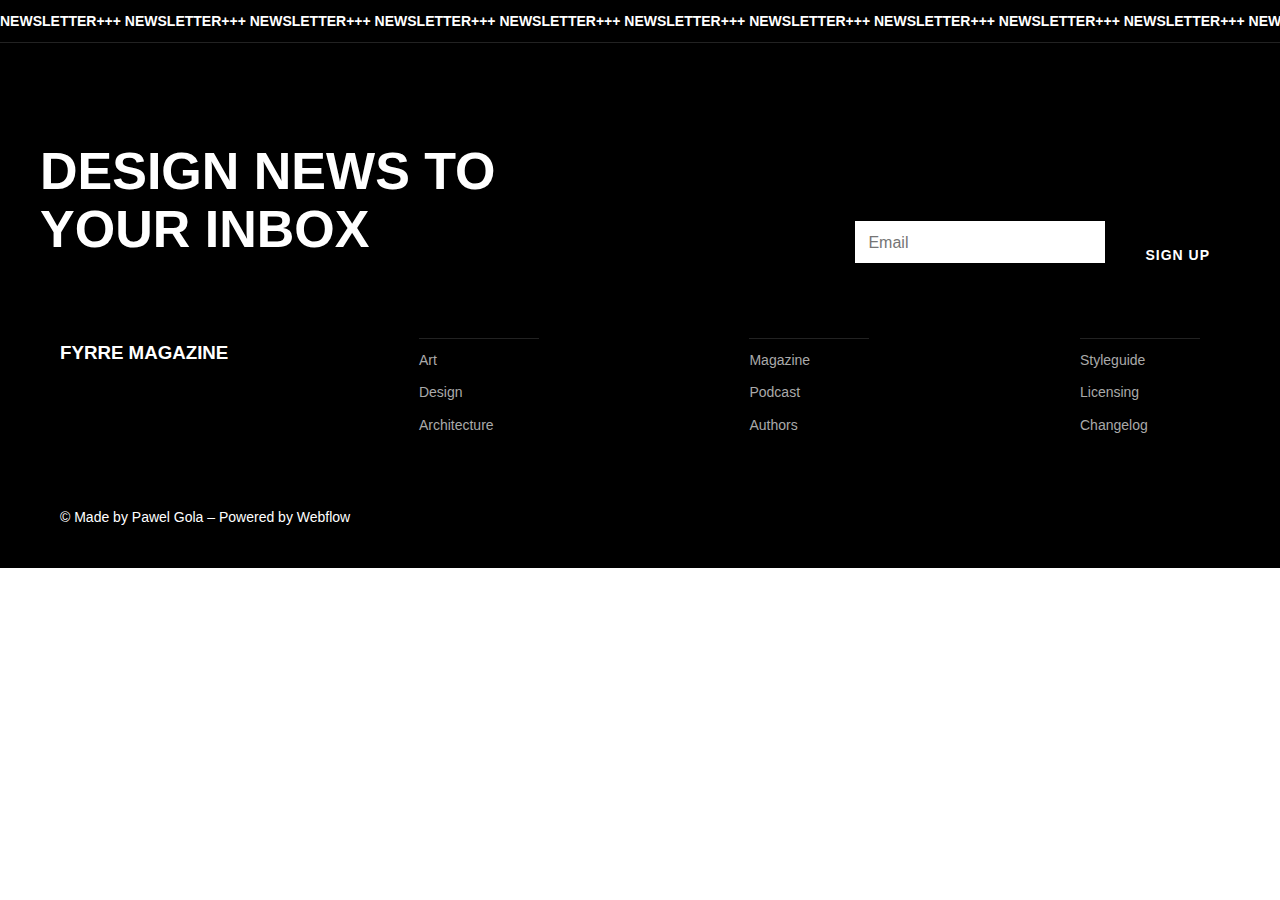
<file: pages/footer.html>
<!DOCTYPE html>
<html lang="en">
<head>
    <meta charset="UTF-8">
    <meta name="viewport" content="width=device-width, initial-scale=1.0">
    <title>Document</title>
    <link rel="stylesheet" href="/style.css">
</head>
<body>
    <section class="footers">
        <div class="newsletter-banner">
            <div class=>
                NEWSLETTER+++ NEWSLETTER+++ NEWSLETTER+++ NEWSLETTER+++ NEWSLETTER+++ NEWSLETTER+++ NEWSLETTER+++ NEWSLETTER+++ NEWSLETTER+++ NEWSLETTER+++ NEWSLETTER+++ NEWSLETTER+++ NEWSLETTER+++ NEWSLETTER+++ NEWSLETTER+++ NEWSLETTER+++ NEWSLETTER+++
            </div>
        </div>
        <div class="footer-container">
            <h1 class="footer-headline">DESIGN NEWS TO<br>YOUR INBOX</h1>
            <div class="newsletter-form-container">
                <input type="email" placeholder="Email" class="newsletter-input" required>
                <button type="submit" class="newsletter-button">SIGN UP</button>
            </div>
        </div>

        <footer class="footer">
            <div class="footer-columns">
                <div>
                    <h3>FYRRE MAGAZINE</h3>
                </div>
                <div class="footer-column">
                    <p>Art</p>
                    <p>Design</p>
                    <p>Architecture</p>
                </div>
                <div class="footer-column">
                    <p>Magazine</p>
                    <p>Podcast</p>
                    <p>Authors</p>
                </div>
                <div class="footer-column">
                    <p>Styleguide</p>
                    <p>Licensing</p>
                    <p>Changelog</p>
                </div>
            </div>

            <div class="footer-bottom">
                <p>© Made by Pawel Gola – Powered by Webflow</p>
                <div class="social-icons">
                    <span class="social-icon">
                        <svg xmlns="http://www.w3.org/2000/svg" width="16" height="16" viewBox="0 0 24 24" fill="none" stroke="currentColor" stroke-width="2" stroke-linecap="round" stroke-linejoin="round"><rect x="2" y="2" width="20" height="20" rx="5" ry="5"></rect><path d="M16 11.37A4 4 0 1 1 12.63 8 4 4 0 0 1 16 11.37z"></path><line x1="17.5" y1="6.5" x2="17.51" y2="6.5"></line></svg>
                    </span>
                    <span class="social-icon">
                        <svg xmlns="http://www.w3.org/2000/svg" width="16" height="16" viewBox="0 0 24 24" fill="none" stroke="currentColor" stroke-width="2" stroke-linecap="round" stroke-linejoin="round"><path d="M23 3a10.9 10.9 0 0 1-3.14 1.53 4.48 4.48 0 0 0-7.86 3v1A10.66 10.66 0 0 1 3 4s-4 9 5 13a11.64 11.64 0 0 1-7 2c9 5 20 0 20-11.5a4.5 4.5 0 0 0-.08-.83A7.72 7.72 0 0 0 23 3z"></path></svg>
                    </span>
                    <span class="social-icon">
                        <svg xmlns="http://www.w3.org/2000/svg" width="16" height="16" viewBox="0 0 24 24" fill="none" stroke="currentColor" stroke-width="2" stroke-linecap="round" stroke-linejoin="round"><path d="M22.54 6.42a2.78 2.78 0 0 0-1.94-2C18.88 4 12 4 12 4s-6.88 0-8.6.46a2.78 2.78 0 0 0-1.94 2A29 29 0 0 0 1 11.75a29 29 0 0 0 .46 5.33A2.78 2.78 0 0 0 3.4 19c1.72.46 8.6.46 8.6.46s6.88 0 8.6-.46a2.78 2.78 0 0 0 1.94-2 29 29 0 0 0 .46-5.25 29 29 0 0 0-.46-5.33z"></path><polygon points="9.75 15.02 15.5 11.75 9.75 8.48 9.75 15.02"></polygon></svg>
                    </span>
                    <span class="social-icon">
                        <svg xmlns="http://www.w3.org/2000/svg" width="16" height="16" viewBox="0 0 24 24" fill="none" stroke="currentColor" stroke-width="2" stroke-linecap="round" stroke-linejoin="round"><path d="M4 11a9 9 0 0 1 9 9"></path><path d="M4 4a16 16 0 0 1 16 16"></path><circle cx="5" cy="19" r="1"></circle></svg>
                    </span>
                </div>
            </div>
        </footer>
    </section>
</body>
</html>
</file>
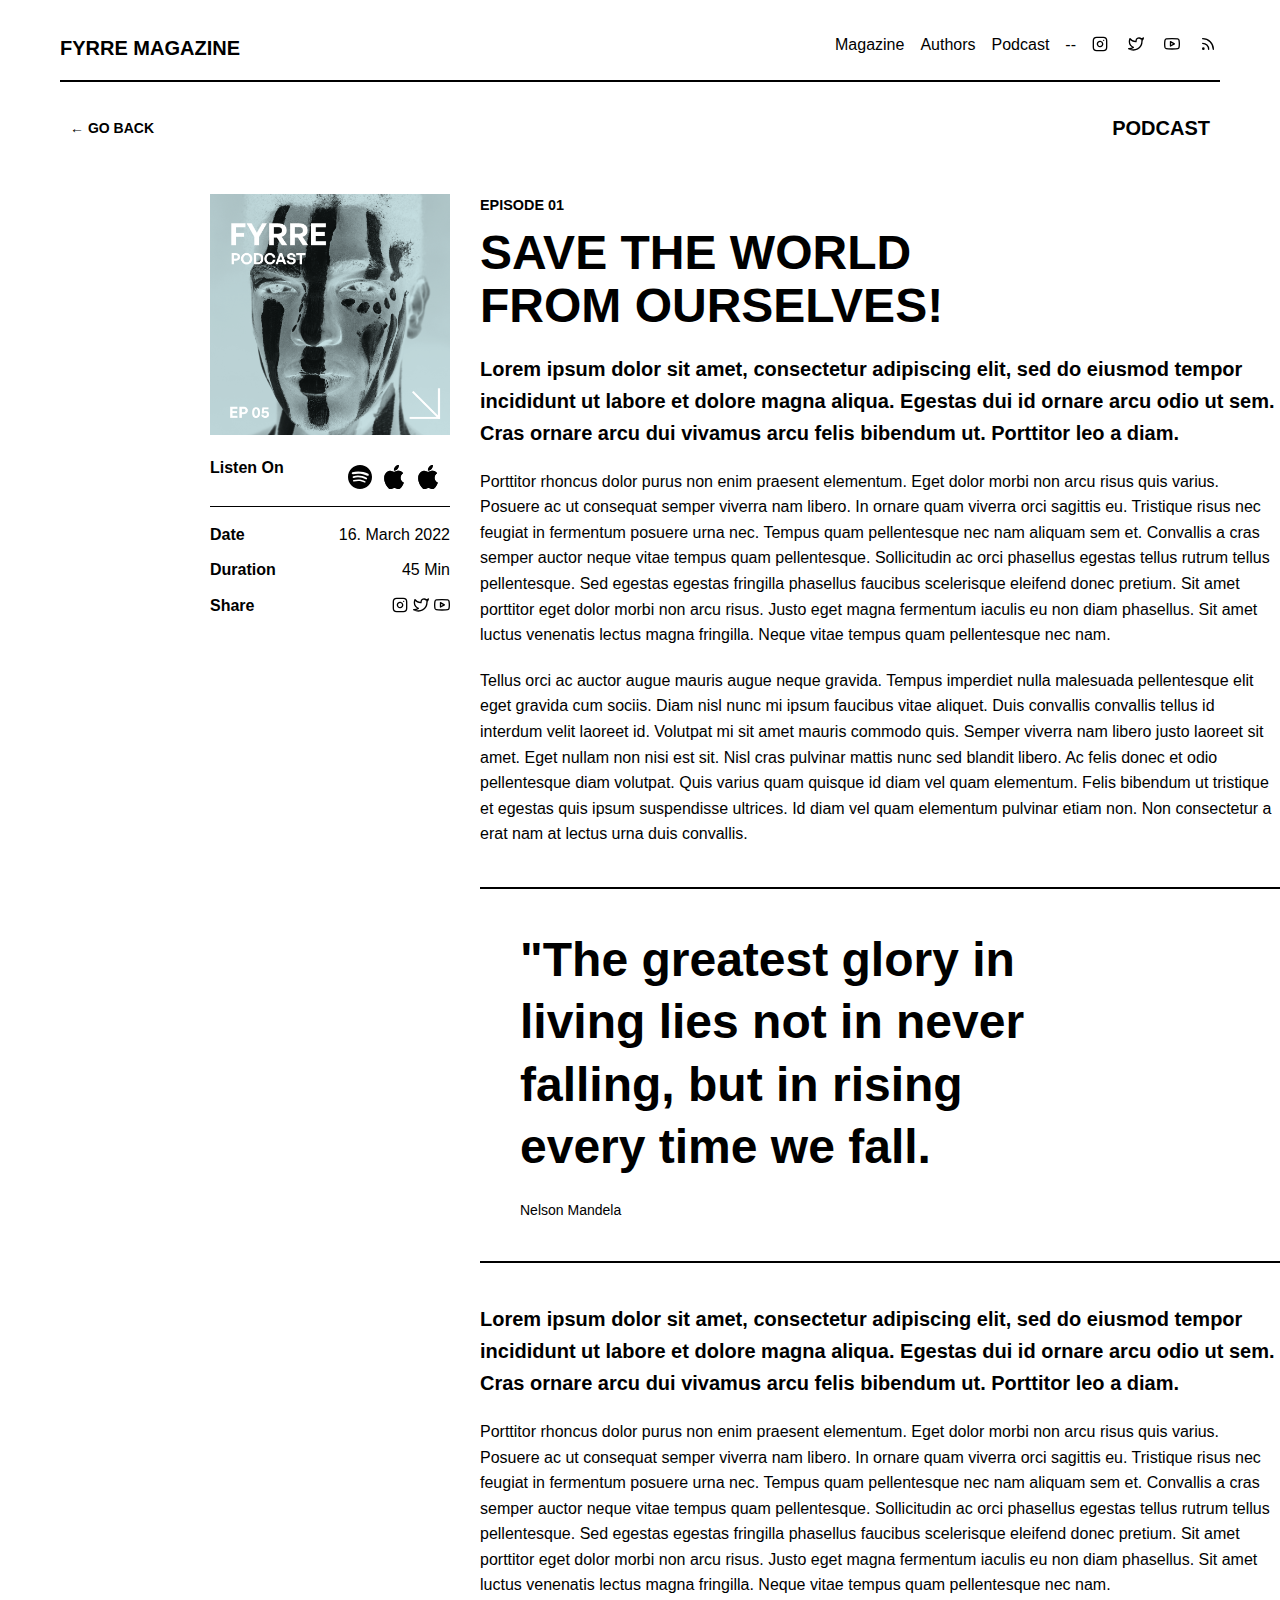
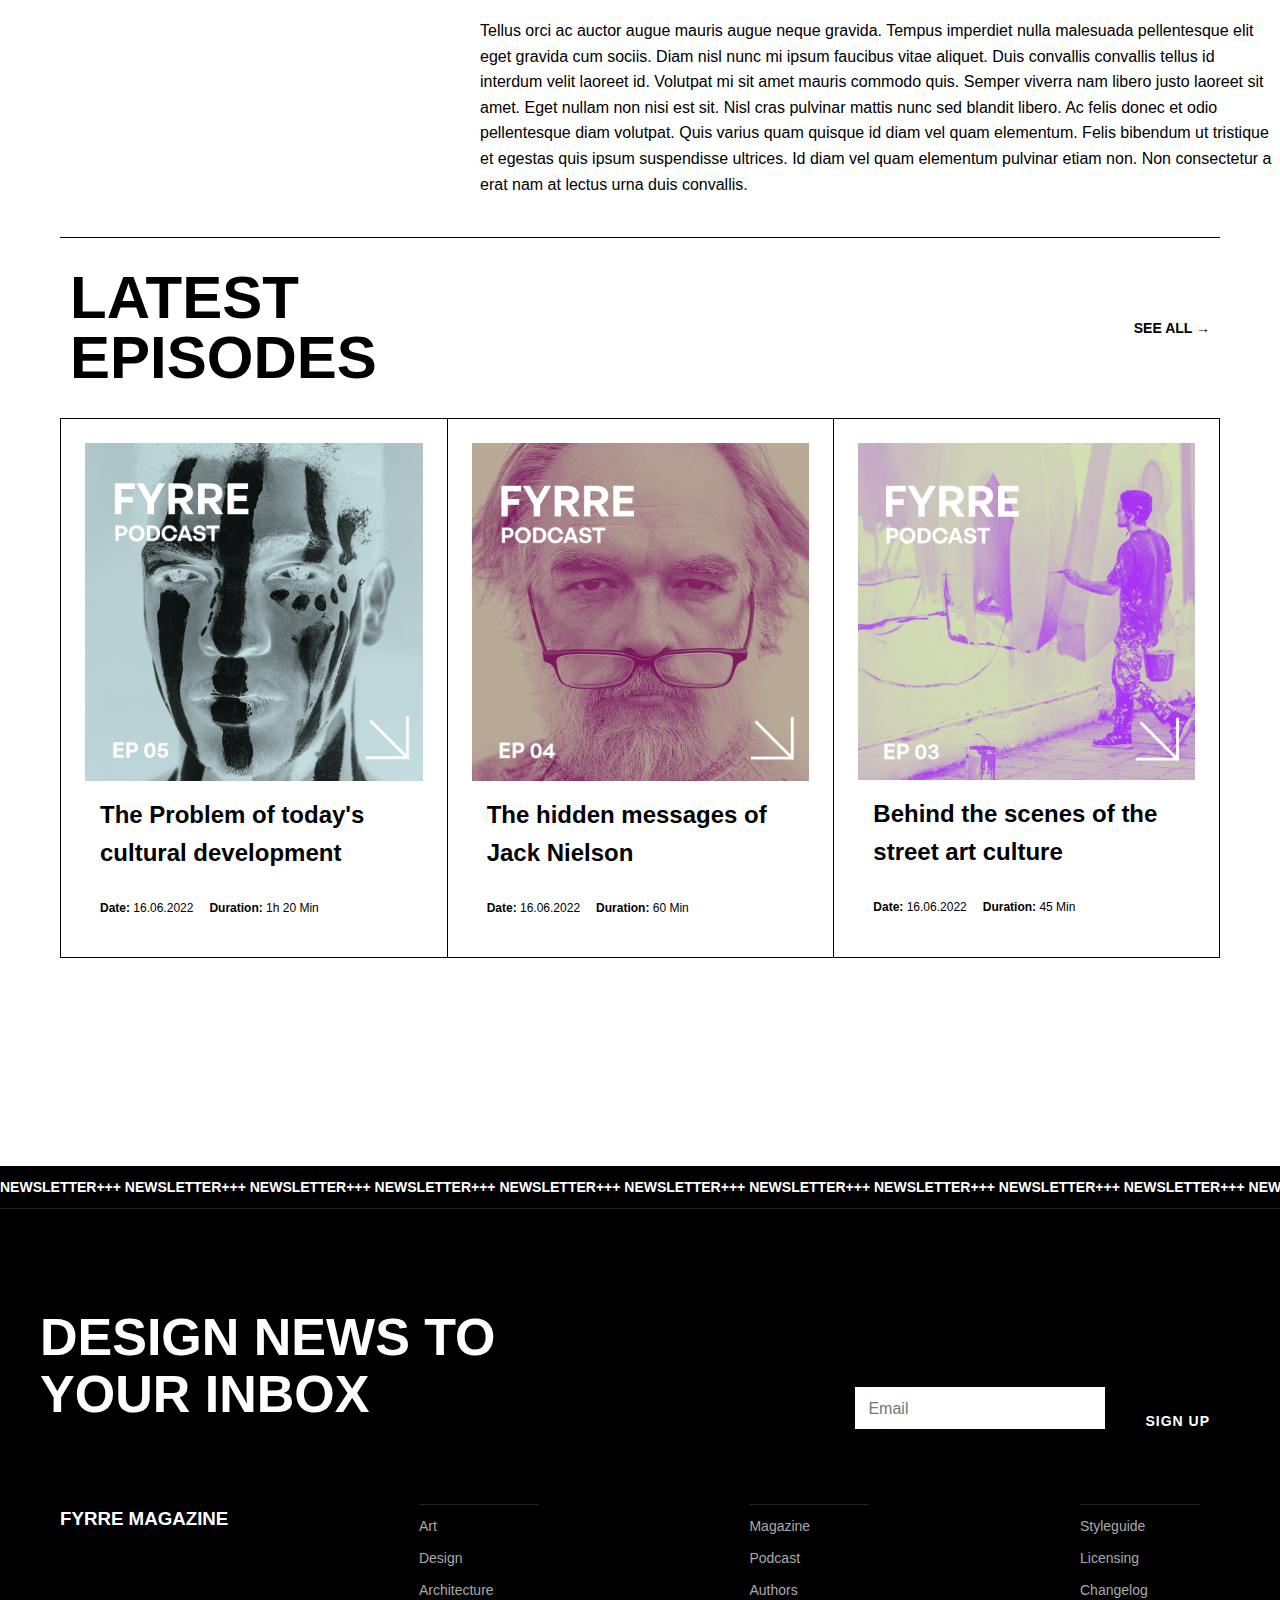
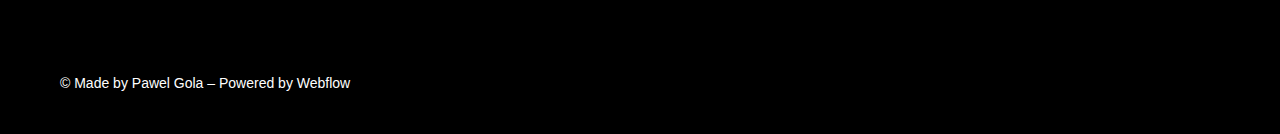
<file: pages/podcast_post.html>
<!DOCTYPE html>
<html lang="en">
<head>
    <meta charset="UTF-8">
    <meta name="viewport" content="width=device-width, initial-scale=1.0">
    <title>Hope dies last - FYRRE MAGAZINE</title>
    <link rel="stylesheet" href="/style.css">
</head>
<body>
    <div class="container">
        <header class="headers">
            <a href="/index.html" class="magazine-names">FYRRE MAGAZINE</a>
            <div class="header-infos">
                <div onclick="location.href='posts.html';">Magazine</div>
                <div onclick="location.href='authors.html';">Authors</div>
                <div onclick="location.href='podcasts.html';">Podcast</div>
                <div>--</div>
                <span class="social-icon">
                    <svg xmlns="http://www.w3.org/2000/svg" width="16" height="16" viewBox="0 0 24 24" fill="none" stroke="currentColor" stroke-width="2" stroke-linecap="round" stroke-linejoin="round"><rect x="2" y="2" width="20" height="20" rx="5" ry="5"></rect><path d="M16 11.37A4 4 0 1 1 12.63 8 4 4 0 0 1 16 11.37z"></path><line x1="17.5" y1="6.5" x2="17.51" y2="6.5"></line></svg>
                </span>
                <span class="social-icon">
                    <svg xmlns="http://www.w3.org/2000/svg" width="16" height="16" viewBox="0 0 24 24" fill="none" stroke="currentColor" stroke-width="2" stroke-linecap="round" stroke-linejoin="round"><path d="M23 3a10.9 10.9 0 0 1-3.14 1.53 4.48 4.48 0 0 0-7.86 3v1A10.66 10.66 0 0 1 3 4s-4 9 5 13a11.64 11.64 0 0 1-7 2c9 5 20 0 20-11.5a4.5 4.5 0 0 0-.08-.83A7.72 7.72 0 0 0 23 3z"></path></svg>
                </span>
                <span class="social-icon">
                    <svg xmlns="http://www.w3.org/2000/svg" width="16" height="16" viewBox="0 0 24 24" fill="none" stroke="currentColor" stroke-width="2" stroke-linecap="round" stroke-linejoin="round"><path d="M22.54 6.42a2.78 2.78 0 0 0-1.94-2C18.88 4 12 4 12 4s-6.88 0-8.6.46a2.78 2.78 0 0 0-1.94 2A29 29 0 0 0 1 11.75a29 29 0 0 0 .46 5.33A2.78 2.78 0 0 0 3.4 19c1.72.46 8.6.46 8.6.46s6.88 0 8.6-.46a2.78 2.78 0 0 0 1.94-2 29 29 0 0 0 .46-5.25 29 29 0 0 0-.46-5.33z"></path><polygon points="9.75 15.02 15.5 11.75 9.75 8.48 9.75 15.02"></polygon></svg>
                </span>
                <span class="social-icon">
                    <svg xmlns="http://www.w3.org/2000/svg" width="16" height="16" viewBox="0 0 24 24" fill="none" stroke="currentColor" stroke-width="2" stroke-linecap="round" stroke-linejoin="round"><path d="M4 11a9 9 0 0 1 9 9"></path><path d="M4 4a16 16 0 0 1 16 16"></path><circle cx="5" cy="19" r="1"></circle></svg>
                </span>
            </div>
        </header>
        
        <div class="post-title-section">
            <h1 onclick="location.href='podcasts.html';" class="back"> ←  GO BACK</h1>
            <h1 class="post-title">PODCAST</h1>
        </div>
        
        <div class="podcast-container">
            <div class="podcast-cover">
                <img src="/img/pod/podcast1.png" alt="FYRRE Podcast Episode 01 Cover">
                <div class="platforms">
                    <div class="listen-on">Listen On</div>
                    <div class="platform-icons">
                        <div class="platform-icon spotify">
                            <svg xmlns="http://www.w3.org/2000/svg" width="24" height="24" viewBox="0 0 24 24" fill="currentColor">
                                <path d="M12 0C5.4 0 0 5.4 0 12s5.4 12 12 12 12-5.4 12-12S18.66 0 12 0zm5.521 17.34c-.24.359-.66.48-1.021.24-2.82-1.74-6.36-2.101-10.561-1.141-.418.122-.779-.179-.899-.539-.12-.421.18-.78.54-.9 4.56-1.021 8.52-.6 11.64 1.32.42.18.48.659.301 1.02zm1.44-3.3c-.301.42-.841.6-1.262.3-3.239-1.98-8.159-2.58-11.939-1.38-.479.12-1.02-.12-1.14-.6-.12-.48.12-1.021.6-1.141C9.6 9.9 15 10.561 18.72 12.84c.361.181.54.78.241 1.2zm.12-3.36C15.24 8.4 8.82 8.16 5.16 9.301c-.6.179-1.2-.181-1.38-.721-.18-.601.18-1.2.72-1.381 4.26-1.26 11.28-1.02 15.721 1.621.539.3.719 1.02.419 1.56-.299.421-1.02.599-1.559.3z"/>
                            </svg>
                        </div>
                        <div class="platform-icon apple">
                            <svg xmlns="http://www.w3.org/2000/svg" width="16" height="16" fill="currentColor" class="bi bi-apple" viewBox="0 0 16 16">
                                <path d="M11.182.008C11.148-.03 9.923.023 8.857 1.18c-1.066 1.156-.902 2.482-.878 2.516s1.52.087 2.475-1.258.762-2.391.728-2.43m3.314 11.733c-.048-.096-2.325-1.234-2.113-3.422s1.675-2.789 1.698-2.854-.597-.79-1.254-1.157a3.7 3.7 0 0 0-1.563-.434c-.108-.003-.483-.095-1.254.116-.508.139-1.653.589-1.968.607-.316.018-1.256-.522-2.267-.665-.647-.125-1.333.131-1.824.328-.49.196-1.422.754-2.074 2.237-.652 1.482-.311 3.83-.067 4.56s.625 1.924 1.273 2.796c.576.984 1.34 1.667 1.659 1.899s1.219.386 1.843.067c.502-.308 1.408-.485 1.766-.472.357.013 1.061.154 1.782.539.571.197 1.111.115 1.652-.105.541-.221 1.324-1.059 2.238-2.758q.52-1.185.473-1.282"/>
                                <path d="M11.182.008C11.148-.03 9.923.023 8.857 1.18c-1.066 1.156-.902 2.482-.878 2.516s1.52.087 2.475-1.258.762-2.391.728-2.43m3.314 11.733c-.048-.096-2.325-1.234-2.113-3.422s1.675-2.789 1.698-2.854-.597-.79-1.254-1.157a3.7 3.7 0 0 0-1.563-.434c-.108-.003-.483-.095-1.254.116-.508.139-1.653.589-1.968.607-.316.018-1.256-.522-2.267-.665-.647-.125-1.333.131-1.824.328-.49.196-1.422.754-2.074 2.237-.652 1.482-.311 3.83-.067 4.56s.625 1.924 1.273 2.796c.576.984 1.34 1.667 1.659 1.899s1.219.386 1.843.067c.502-.308 1.408-.485 1.766-.472.357.013 1.061.154 1.782.539.571.197 1.111.115 1.652-.105.541-.221 1.324-1.059 2.238-2.758q.52-1.185.473-1.282"/>
                              </svg>
                        </div>
                        <div class="platform-icon apple">
                            <svg xmlns="http://www.w3.org/2000/svg" width="16" height="16" fill="currentColor" class="bi bi-apple" viewBox="0 0 16 16">
                                <path d="M11.182.008C11.148-.03 9.923.023 8.857 1.18c-1.066 1.156-.902 2.482-.878 2.516s1.52.087 2.475-1.258.762-2.391.728-2.43m3.314 11.733c-.048-.096-2.325-1.234-2.113-3.422s1.675-2.789 1.698-2.854-.597-.79-1.254-1.157a3.7 3.7 0 0 0-1.563-.434c-.108-.003-.483-.095-1.254.116-.508.139-1.653.589-1.968.607-.316.018-1.256-.522-2.267-.665-.647-.125-1.333.131-1.824.328-.49.196-1.422.754-2.074 2.237-.652 1.482-.311 3.83-.067 4.56s.625 1.924 1.273 2.796c.576.984 1.34 1.667 1.659 1.899s1.219.386 1.843.067c.502-.308 1.408-.485 1.766-.472.357.013 1.061.154 1.782.539.571.197 1.111.115 1.652-.105.541-.221 1.324-1.059 2.238-2.758q.52-1.185.473-1.282"/>
                                <path d="M11.182.008C11.148-.03 9.923.023 8.857 1.18c-1.066 1.156-.902 2.482-.878 2.516s1.52.087 2.475-1.258.762-2.391.728-2.43m3.314 11.733c-.048-.096-2.325-1.234-2.113-3.422s1.675-2.789 1.698-2.854-.597-.79-1.254-1.157a3.7 3.7 0 0 0-1.563-.434c-.108-.003-.483-.095-1.254.116-.508.139-1.653.589-1.968.607-.316.018-1.256-.522-2.267-.665-.647-.125-1.333.131-1.824.328-.49.196-1.422.754-2.074 2.237-.652 1.482-.311 3.83-.067 4.56s.625 1.924 1.273 2.796c.576.984 1.34 1.667 1.659 1.899s1.219.386 1.843.067c.502-.308 1.408-.485 1.766-.472.357.013 1.061.154 1.782.539.571.197 1.111.115 1.652-.105.541-.221 1.324-1.059 2.238-2.758q.52-1.185.473-1.282"/>
                              </svg>
                        </div>
                    </div>
                </div>
                
                <div class="divider"></div>
                
                <div class="meta-info">
                    <div class="meta-label">Date</div>
                    <div class="meta-value">16. March 2022</div>
                </div>
                
                <div class="meta-info">
                    <div class="meta-label">Duration</div>
                    <div class="meta-value">45 Min</div>
                </div>
                
                <div class="meta-info">
                    <div class="meta-label">Share</div>
                    <div>
                        <span class="social-icon">
                            <svg xmlns="http://www.w3.org/2000/svg" width="16" height="16" viewBox="0 0 24 24" fill="none" stroke="currentColor" stroke-width="2" stroke-linecap="round" stroke-linejoin="round" class="feather feather-instagram"><rect x="2" y="2" width="20" height="20" rx="5" ry="5"></rect><path d="M16 11.37A4 4 0 1 1 12.63 8 4 4 0 0 1 16 11.37z"></path><line x1="17.5" y1="6.5" x2="17.51" y2="6.5"></line></svg>
                        </span>
                        <span class="social-icon">
                            <svg xmlns="http://www.w3.org/2000/svg" width="16" height="16" viewBox="0 0 24 24" fill="none" stroke="currentColor" stroke-width="2" stroke-linecap="round" stroke-linejoin="round" class="feather feather-twitter"><path d="M23 3a10.9 10.9 0 0 1-3.14 1.53 4.48 4.48 0 0 0-7.86 3v1A10.66 10.66 0 0 1 3 4s-4 9 5 13a11.64 11.64 0 0 1-7 2c9 5 20 0 20-11.5a4.5 4.5 0 0 0-.08-.83A7.72 7.72 0 0 0 23 3z"></path></svg>
                        </span>
                        <span class="social-icon">
                            <svg xmlns="http://www.w3.org/2000/svg" width="16" height="16" viewBox="0 0 24 24" fill="none" stroke="currentColor" stroke-width="2" stroke-linecap="round" stroke-linejoin="round" class="feather feather-youtube"><path d="M22.54 6.42a2.78 2.78 0 0 0-1.94-2C18.88 4 12 4 12 4s-6.88 0-8.6.46a2.78 2.78 0 0 0-1.94 2A29 29 0 0 0 1 11.75a29 29 0 0 0 .46 5.33A2.78 2.78 0 0 0 3.4 19c1.72.46 8.6.46 8.6.46s6.88 0 8.6-.46a2.78 2.78 0 0 0 1.94-2 29 29 0 0 0 .46-5.25 29 29 0 0 0-.46-5.33z"></path><polygon points="9.75 15.02 15.5 11.75 9.75 8.48 9.75 15.02"></polygon></svg>
                        </span>
                    </div>
                </div>
            </div>
            
            <div class="podcast-details">
                <div class="episode-number">EPISODE 01</div>
                <h1 class="episode-titles">SAVE THE WORLD <br> FROM OURSELVES!</h1>
                
                <div class="article-content">
                    <p class="bold-post">Lorem ipsum dolor sit amet, consectetur adipiscing elit, sed do eiusmod tempor incididunt ut labore et dolore magna aliqua.
                         Egestas dui id ornare arcu odio ut sem. Cras ornare arcu dui
                          vivamus arcu felis bibendum ut. Porttitor leo a diam.</p>
                    
                    <p>Porttitor rhoncus dolor purus non enim praesent elementum. Eget dolor morbi non arcu risus quis varius. Posuere ac ut consequat semper viverra nam libero. In ornare quam viverra orci sagittis eu. Tristique risus nec feugiat in fermentum posuere urna nec. Tempus quam pellentesque nec nam aliquam sem et. Convallis a cras semper auctor neque vitae tempus quam pellentesque. Sollicitudin ac orci phasellus egestas tellus rutrum tellus pellentesque. Sed egestas egestas fringilla phasellus faucibus scelerisque eleifend donec pretium. Sit amet porttitor eget dolor morbi non arcu risus. Justo eget magna fermentum iaculis eu non diam phasellus. Sit amet luctus venenatis lectus magna fringilla. Neque vitae tempus quam pellentesque nec nam.</p>
                    
                    <p>Tellus orci ac auctor augue mauris augue neque gravida. Tempus imperdiet nulla malesuada pellentesque elit eget gravida cum sociis. Diam nisl nunc mi ipsum faucibus vitae aliquet. Duis convallis convallis tellus id interdum velit laoreet id. Volutpat mi sit amet mauris commodo quis. Semper viverra nam libero justo laoreet sit amet. Eget nullam non nisi est sit. Nisl cras pulvinar mattis nunc sed blandit libero. Ac felis donec et odio pellentesque diam volutpat. Quis varius quam quisque id diam vel quam elementum. Felis bibendum ut tristique et egestas quis ipsum suspendisse ultrices. Id diam vel quam elementum pulvinar etiam non. Non consectetur a erat nam at lectus urna duis convallis.</p>
                    
                    <div class="quote-container">
                        <div class="quote"> "The greatest glory in <br> living lies not in never <br> falling, but in rising <br> every time we fall.</div>
                        <div class="quote-author">Nelson Mandela</div>
                    </div>
                    
                    <p class="bold-post">Lorem ipsum dolor sit amet, consectetur adipiscing elit, sed do eiusmod tempor incididunt ut labore et dolore magna aliqua.
                        Egestas dui id ornare arcu odio ut sem. Cras ornare arcu dui
                         vivamus arcu felis bibendum ut. Porttitor leo a diam.</p>
                   
                   <p>Porttitor rhoncus dolor purus non enim praesent elementum. Eget dolor morbi non arcu risus quis varius. Posuere ac ut consequat semper viverra nam libero. In ornare quam viverra orci sagittis eu. Tristique risus nec feugiat in fermentum posuere urna nec. Tempus quam pellentesque nec nam aliquam sem et. Convallis a cras semper auctor neque vitae tempus quam pellentesque. Sollicitudin ac orci phasellus egestas tellus rutrum tellus pellentesque. Sed egestas egestas fringilla phasellus faucibus scelerisque eleifend donec pretium. Sit amet porttitor eget dolor morbi non arcu risus. Justo eget magna fermentum iaculis eu non diam phasellus. Sit amet luctus venenatis lectus magna fringilla. Neque vitae tempus quam pellentesque nec nam.</p>
                   
                   <p>Tellus orci ac auctor augue mauris augue neque gravida. Tempus imperdiet nulla malesuada pellentesque elit eget gravida cum sociis. Diam nisl nunc mi ipsum faucibus vitae aliquet. Duis convallis convallis tellus id interdum velit laoreet id. Volutpat mi sit amet mauris commodo quis. Semper viverra nam libero justo laoreet sit amet. Eget nullam non nisi est sit. Nisl cras pulvinar mattis nunc sed blandit libero. Ac felis donec et odio pellentesque diam volutpat. Quis varius quam quisque id diam vel quam elementum. Felis bibendum ut tristique et egestas quis ipsum suspendisse ultrices. Id diam vel quam elementum pulvinar etiam non. Non consectetur a erat nam at lectus urna duis convallis.</p>
                </div>
            </div>
        </div>
        
        <div class="post-title-section">
            <h1 class="article-title">Latest Episodes</h1>
            <h1 onclick="location.href='podcasts.html';" class="back">SEE ALL →</h1>
        </div>
        
        <div class="podcast-grid">
            <div class="podcast-card">
                <div class="podcast-image">
                    <img src="/img/pod/podcast1.png" alt="Podcast thumbnail">
                </div>
                <div class="podcast-info">
                    <h3 class="podcast-info-title">The Problem of today's <br> cultural development</h3>
                    <div class="podcast-infos">
                        <div><strong>Date: </strong> 16.06.2022</div>
                        <div><strong>Duration: </strong>1h 20 Min</div>
                    </div>
                </div>
            </div>
            
            <div class="podcast-card">
                <div class="podcast-image">
                    <img src="/img/pod/podcast2.png" alt="Podcast thumbnail">
                </div>
                <div class="podcast-info">
                    <h3 class="podcast-info-title">The hidden messages of <br> Jack Nielson</h3>
                    <div class="podcast-infos">
                        <div><strong>Date: </strong> 16.06.2022</div>
                        <div><strong>Duration: </strong>60 Min</div>
                    </div>
                </div>
            </div>
            
            <div class="podcast-card2">
                <div class="podcast-image">
                    <img src="/img/pod/podcast3.png" alt="Podcast thumbnail">
                </div>
                <div class="podcast-info">
                    <h3 class="podcast-info-title">Behind the scenes of the <br> street art culture</h3>
                    <div class="podcast-infos">
                        <div><strong>Date: </strong> 16.06.2022</div>
                        <div><strong>Duration: </strong>45 Min</div>
                    </div>
                </div>
            </div>
        </div>
    </div>
    <div id="footer-container"></div>
</body>
<script>
    fetch('footer.html')
        .then(response => response.text())
        .then(data => document.getElementById('footer-container').innerHTML = data)
        .catch(error => console.error('Error loading footer:', error));
</script>
</html>
</file>
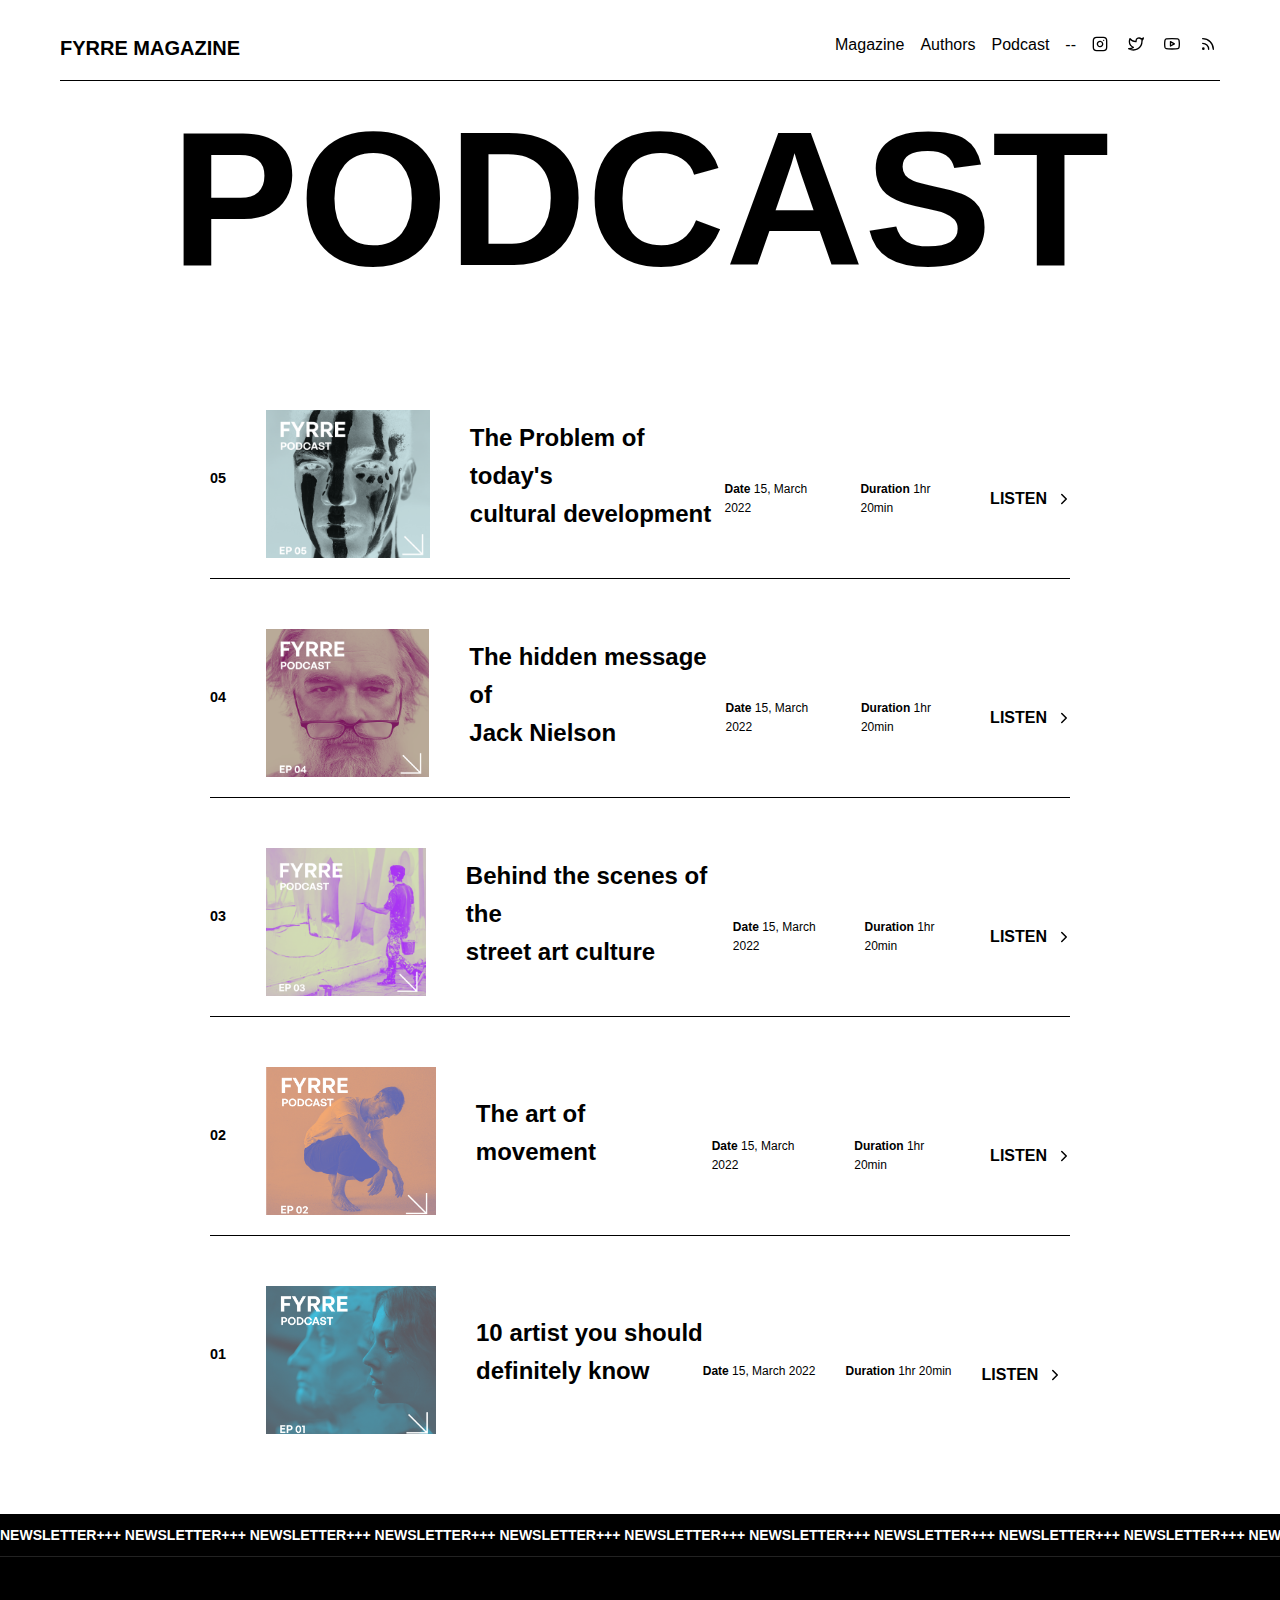
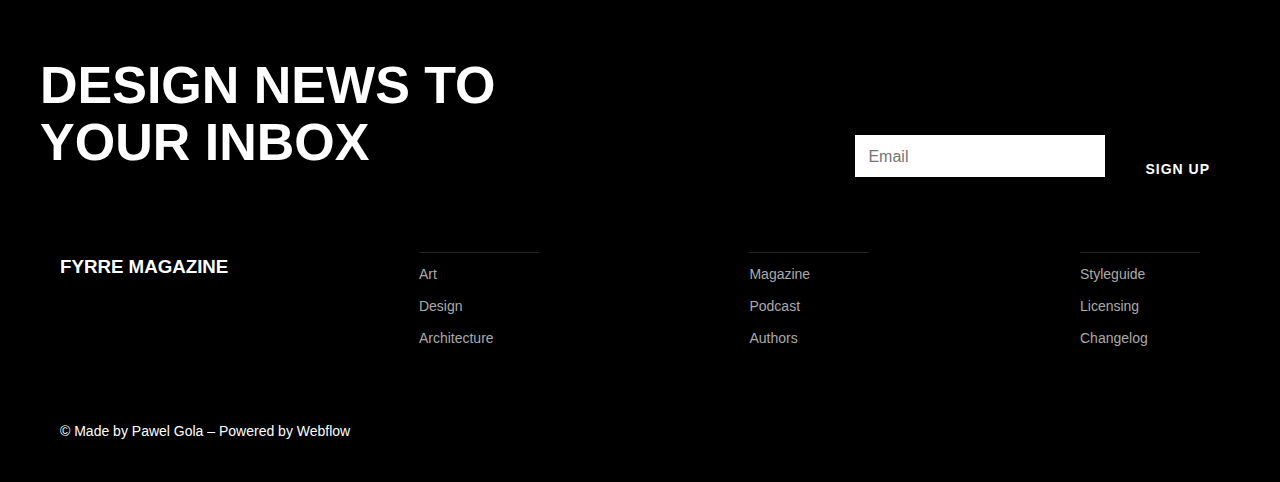
<file: pages/podcasts.html>
<!DOCTYPE html>
<html lang="en">
<head>
    <meta charset="UTF-8">
    <meta name="viewport" content="width=device-width, initial-scale=1.0">
    <title>Podcast - FYRRE MAGAZINE</title>
    <link rel="stylesheet" href="/style.css">
</head>
<body>
    <div class="container">
        <header class="headers">
            <a href="/index.html" class="magazine-names">FYRRE MAGAZINE</a>
            <div class="header-infos">
                <div onclick="location.href='posts.html';">Magazine</div>
                <div onclick="location.href='authors.html';">Authors</div>
                <div onclick="location.href='podcasts.html';">Podcast</div>
                <div>--</div>
                <span class="social-icon">
                    <svg xmlns="http://www.w3.org/2000/svg" width="16" height="16" viewBox="0 0 24 24" fill="none" stroke="currentColor" stroke-width="2" stroke-linecap="round" stroke-linejoin="round"><rect x="2" y="2" width="20" height="20" rx="5" ry="5"></rect><path d="M16 11.37A4 4 0 1 1 12.63 8 4 4 0 0 1 16 11.37z"></path><line x1="17.5" y1="6.5" x2="17.51" y2="6.5"></line></svg>
                </span>
                <span class="social-icon">
                    <svg xmlns="http://www.w3.org/2000/svg" width="16" height="16" viewBox="0 0 24 24" fill="none" stroke="currentColor" stroke-width="2" stroke-linecap="round" stroke-linejoin="round"><path d="M23 3a10.9 10.9 0 0 1-3.14 1.53 4.48 4.48 0 0 0-7.86 3v1A10.66 10.66 0 0 1 3 4s-4 9 5 13a11.64 11.64 0 0 1-7 2c9 5 20 0 20-11.5a4.5 4.5 0 0 0-.08-.83A7.72 7.72 0 0 0 23 3z"></path></svg>
                </span>
                <span class="social-icon">
                    <svg xmlns="http://www.w3.org/2000/svg" width="16" height="16" viewBox="0 0 24 24" fill="none" stroke="currentColor" stroke-width="2" stroke-linecap="round" stroke-linejoin="round"><path d="M22.54 6.42a2.78 2.78 0 0 0-1.94-2C18.88 4 12 4 12 4s-6.88 0-8.6.46a2.78 2.78 0 0 0-1.94 2A29 29 0 0 0 1 11.75a29 29 0 0 0 .46 5.33A2.78 2.78 0 0 0 3.4 19c1.72.46 8.6.46 8.6.46s6.88 0 8.6-.46a2.78 2.78 0 0 0 1.94-2 29 29 0 0 0 .46-5.25 29 29 0 0 0-.46-5.33z"></path><polygon points="9.75 15.02 15.5 11.75 9.75 8.48 9.75 15.02"></polygon></svg>
                </span>
                <span class="social-icon">
                    <svg xmlns="http://www.w3.org/2000/svg" width="16" height="16" viewBox="0 0 24 24" fill="none" stroke="currentColor" stroke-width="2" stroke-linecap="round" stroke-linejoin="round"><path d="M4 11a9 9 0 0 1 9 9"></path><path d="M4 4a16 16 0 0 1 16 16"></path><circle cx="5" cy="19" r="1"></circle></svg>
                </span>
            </div>
        </header>
        <h1 class="main-title-magazine">PODCAST</h1>
        <div class="podcast-container">
            <div class="podcast-episode">
                <div class="episode-number">05</div>
                
                <div class="episode-image-container">
                    <img class="episode-image" src="/img/pod/podcast1.png" alt="Episode 05">
                </div>
                
                <div class="episode-content">
                    <div class="episode-title">The Problem of today's <br> cultural development</div>
                    
                    <div class="episode-meta">
                        <div class="episode-info">
                            <div class="episode-date"> <strong>Date</strong> 15, March 2022</div>
                            <div class="episode-duration"><strong>Duration</strong> 1hr 20min</div>
                            <div class="episode-listen">
                                <div onclick="location.href='podcast_post.html';" class="listen-text">LISTEN</div>
                                <svg class="arrow-icon" viewBox="0 0 24 24" fill="none" xmlns="http://www.w3.org/2000/svg">
                                    <path d="M13 6l6 6-6 6" stroke="currentColor" stroke-width="2" stroke-linecap="round" stroke-linejoin="round"/>
                                </svg>
                            </div>
                        </div>
                    </div>
                </div>
            </div>

            <div class="podcast-episode">
                <div class="episode-number">04</div>
                
                <div class="episode-image-container">
                    <img class="episode-image" src="/img/pod/podcast2.png" alt="Episode 05">
                </div>
                
                <div class="episode-content">
                    <div class="episode-title">The hidden message of <br> Jack Nielson</div>
                    
                    <div class="episode-meta">
                        <div class="episode-info">
                            <div class="episode-date"> <strong>Date</strong> 15, March 2022</div>
                            <div class="episode-duration"><strong>Duration</strong> 1hr 20min</div>
                            <div class="episode-listen">
                                <div class="listen-text">LISTEN</div>
                                <svg class="arrow-icon" viewBox="0 0 24 24" fill="none" xmlns="http://www.w3.org/2000/svg">
                                    <path d="M13 6l6 6-6 6" stroke="currentColor" stroke-width="2" stroke-linecap="round" stroke-linejoin="round"/>
                                </svg>
                            </div>
                        </div>
                    </div>
                </div>
            </div>

            <div class="podcast-episode">
                <div class="episode-number">03</div>
                
                <div class="episode-image-container">
                    <img class="episode-image" src="/img/pod/podcast3.png" alt="Episode 05">
                </div>
                
                <div class="episode-content">
                    <div class="episode-title">Behind the scenes of the <br> street art culture</div>
                    
                    <div class="episode-meta">
                        <div class="episode-info">
                            <div class="episode-date"> <strong>Date</strong> 15, March 2022</div>
                            <div class="episode-duration"><strong>Duration</strong> 1hr 20min</div>
                            <div class="episode-listen">
                                <div class="listen-text">LISTEN</div>
                                <svg class="arrow-icon" viewBox="0 0 24 24" fill="none" xmlns="http://www.w3.org/2000/svg">
                                    <path d="M13 6l6 6-6 6" stroke="currentColor" stroke-width="2" stroke-linecap="round" stroke-linejoin="round"/>
                                </svg>
                            </div>
                        </div>
                    </div>
                </div>
            </div>
            <div class="podcast-episode">
                <div class="episode-number">02</div>
                
                <div class="episode-image-container">
                    <img class="episode-image" src="/img/pod/podcast4.png" alt="Episode 05">
                    
                </div>
                
                <div class="episode-content">
                    <div class="episode-title">The art of movement</div>
                    
                    <div class="episode-meta">
                        <div class="episode-info">
                            <div class="episode-date"> <strong>Date</strong> 15, March 2022</div>
                            <div class="episode-duration"><strong>Duration</strong> 1hr 20min</div>
                            <div class="episode-listen">
                                <div class="listen-text">LISTEN</div>
                                <svg class="arrow-icon" viewBox="0 0 24 24" fill="none" xmlns="http://www.w3.org/2000/svg">
                                    <path d="M13 6l6 6-6 6" stroke="currentColor" stroke-width="2" stroke-linecap="round" stroke-linejoin="round"/>
                                </svg>
                            </div>
                        </div>
                    </div>
                </div>
            </div>
            <div class="podcast-episode2">
                <div class="episode-number">01</div>
                
                <div class="episode-image-container">
                    <img class="episode-image" src="/img/pod/podcast5.png" alt="Episode 05">
                </div>
                
                <div class="episode-content">
                    <div class="episode-title">10 artist you should <br> definitely know</div>
                    
                    <div class="episode-meta">
                        <div class="episode-info">
                            <div class="episode-date"> <strong>Date</strong> 15, March 2022</div>
                            <div class="episode-duration"><strong>Duration</strong> 1hr 20min</div>
                            <div class="episode-listen">
                                <div class="listen-text">LISTEN</div>
                                <svg class="arrow-icon" viewBox="0 0 24 24" fill="none" xmlns="http://www.w3.org/2000/svg">
                                    <path d="M13 6l6 6-6 6" stroke="currentColor" stroke-width="2" stroke-linecap="round" stroke-linejoin="round"/>
                                </svg>
                            </div>
                        </div>
                    </div>
                </div>
            </div>
        </div>
    </div>
    <div id="footer-container"></div>
</body>
<script>
    fetch('footer.html')
        .then(response => response.text())
        .then(data => document.getElementById('footer-container').innerHTML = data)
        .catch(error => console.error('Error loading footer:', error));
</script>
</html>
</file>
<file: style.css>
*,
*::before,
*::after {
    margin: 0;
    padding: 0;
    box-sizing: border-box;
}
body {
    font-family: Arial, sans-serif;
    line-height: 1.6;
    background-color: #fff;
    overflow-x: hidden;
}

.profile-container {
    display: flex;
    flex-direction: column;
    max-width: 900px;
    margin: 0 auto;
}

.profile-header {
    display: flex;
    align-items: flex-start;
    margin-bottom: 30px;
}

.profile-image-container {
    width: 100%;
    max-width: 250px;
    min-width: 180px;
    display: flex;
    flex-direction: column;
}

.profile-image {
    width: 100%;
    border-radius: 50%;
    aspect-ratio: 1/1;
    object-fit: cover;
}

.profile-title {
    flex-grow: 1;
    padding-left: 5%;
    padding-top: 20px;
    

}

.profile-name {
    font-size: 3.5rem;
    font-weight: bold;
    line-height: 1;
    margin-bottom: 20px;
    letter-spacing: -1px;
}

.profile-bio {
    font-size: 1rem;
    line-height: 1.5;
    margin-bottom: 20px;
    font-weight: bold;

}

.divider {
    height: 1px;
    background-color: #e0e0e0;
    width: 100%;
    margin: 20px 0;
}

.social-links {
    display: flex;
    gap: 10px;
    margin-top: 10px;
}

.social-icon {
    font-size: 18px;
    color: #000;
    text-decoration: none;
}

.profile-content {
    line-height: 1.6;
    font-size: 0.95rem;
    color: #000000;
    margin-top: 20px;
    padding-bottom: 8rem;
}

.follow-section {
    display: flex;
    align-items: center;
    width: 100%;
}

.follow-text {
    font-weight: bold;
    margin-right: 20px;
}

img {
    max-width: 100%;
    height: auto;
    display: block;
}

a {
    text-decoration: none;
    color: inherit;
}

button {
    cursor: pointer;
    border: none;
    background: none;
}

.podcast-container {
    max-width: 900px;
    margin: 0 auto;
    padding: 20px;
}

.podcast-episode {
    display: flex;
    align-items: center;
    padding: 20px 0;
    width: 60rem;
    gap: 20px;
    border-bottom: 1px solid #000;

}
.podcast-episode2 {
    display: flex;
    align-items: center;
    padding: 20px 0;
    width: 60rem;
    gap: 20px;
}

.episode-number {
    font-size: 24px;
    font-weight: bold;
    margin-right: 20px;
}

.episode-image-container {
    position: relative;
    width: 170px;
    height: 148px;
    margin-right: 20px;
}

.episode-image {
    width: 100%;
    height: 100%;
    object-fit: cover;
}
.episode-content {
    display: flex;
    justify-content: space-between;
}

.episode-title {
    font-size: 24px;
    font-weight: bold;
    margin-bottom: 15px;
    max-width: 70%;
}

.episode-meta {
    display: flex;
    justify-content: space-between;
    align-items: center;
}

.episode-info {
    display: flex;
    margin-top: 30px;
}

.episode-date, .episode-duration {
    margin-right: 30px;
    font-size: 12px;
}

.episode-listen {
    display: flex;
    align-items: center;
}

.listen-text {
    text-transform: uppercase;
    font-weight: bold;
    margin-right: 5px;
    cursor: pointer;
}

.arrow-icon {
    width: 18px;
    height: 18px;
}

.container {
    max-width: 1200px;
    margin: 0 auto;
    padding: 0 20px;
    padding-bottom: 40px;
}

.header {
    padding: 20px 0;
    border-bottom: 1px solid #000;
    margin-bottom: 20px;
}

.magazine-names {
    font-size: 20px;
    font-weight: bold;
    text-transform: uppercase;
}
.post-title-section {
    display: flex;
    justify-content: space-between;
    align-items: center;
    padding: 30px 10px;
    width: 100%;
}

.back {
    font-size: 14px;
    font-weight: bold;
    display: flex;
    align-items: center;
    cursor: pointer;
}

.post-title {
    font-size: 20px;
    font-weight: bold;
}

.title-section {
    margin-bottom: 40px;
}
.post-title-section {
    border-top: 1px solid #000;
    flex-direction: row;
    flex-wrap: wrap;
    display: flex;
}

.main-title {
    font-size: 8rem;
    font-weight: 900;
    line-height: 0.9;
    text-transform: uppercase;
    margin-bottom: 20px;
}
.main-title-magazine {
    font-size: 12rem;
    font-weight: 900;
    line-height: 0.9;
    text-transform: uppercase;
    margin-bottom: 20px;
    padding-bottom: 4rem;
    text-align: center;
    padding-top: 2rem;
}
.magazine-cat {
    display: flex;
    justify-content: space-between;
    padding-bottom: 4rem;
    flex-wrap: wrap; 
}

.magazine-cat-option {
    display: flex;
    gap: 10px; 
    flex-wrap: wrap; 
}
.magazine-dates{
    display: flex;
    justify-content: space-between;
    padding-bottom: 2rem;
}
.black-bar {
    background-color: black;
    color: white;
    padding: 20px;
    font-size: 14px;
    margin: 20px 0;
    white-space: nowrap;
    overflow: hidden;
    text-overflow: ellipsis;
}

.black-bar-title {
    font-weight: bold;
    margin-right: 10px;
}

.feature-article {
    display: flex;
    flex-wrap: wrap;
    justify-content: space-between;
    align-items: flex-start;
    margin: 30px 0;
}

.article-title {
    font-size: 60px;
    font-weight: 900;
    text-transform: uppercase;
    line-height: 1;
    flex: 0 0 45%;
}
.article-title3 {
    font-size: 60px;
    font-weight: 900;
    line-height: 1;
    flex: 0 0 85%;
}

.article-content-wrapper {
    flex: 0 0 50%;
}

.article-text {
    font-size: 14px;
    line-height: 1.6;
    margin-bottom: 20px;
}
.article-text2 {
    font-size: 16px;
    line-height: 1.6;
    margin-bottom: 20px;
}

.article-meta {
    display: flex;
    justify-content: space-between;
    align-items: center;
    margin: 15px 0;
}

.article-info {
    display: flex;
    flex-wrap: wrap;
    gap: 15px;
}

.info-item {
    font-size: 14px;
}

.label {
    font-weight: bold;
}

.tag-button {
    margin-left: auto;
}

.tag {
    display: inline-block;
    border: 1px solid #000;
    border-radius: 50px;
    padding: 5px 15px;
    font-size: 12px;
    background-color: white;
    text-transform: uppercase;
}

.feature-image {
    margin: 20px 0 40px;
}

.main-image {
    width: 100%;
    height: auto;
    object-fit: cover;
}


.content-wrapper {
    display: flex;
    flex-direction: row;
    gap: 30px;
    max-width: 1200px;
    margin: 0 auto;
    padding: 0 15px;
  }

.main-content {
    flex: 1 1 65%;
}

.sidebar {
    flex: 1 1 30%;
    
}

.articles-section {
    margin-bottom: 30px;
}

.article-item {
    display: flex;
    padding: 20px 0;
    border-top: 1px solid #000000;
    gap: 20px;
}

.article-thumbnail {
    flex: 0 0 180px;
    height: 180px;
    overflow: hidden;
}

.article-thumbnail img {
    width: 100%;
    height: 100%;
    object-fit: cover;
}

.article-content {
    flex: 1;
}

.article-item-title {
    font-size: 24px;
    font-weight: 700;
    margin-bottom: 10px;
}

.article-item-text {
    font-size: 14px;
    color: #000000;
    margin-bottom: 15px;
    line-height: 1.4;
}

.all-articles {
    padding: 20px 0;
    padding-bottom: 6rem;
}

.view-all {
    font-weight: bold;
    text-transform: uppercase;
    font-size: 14px;
    cursor: pointer;
}

.arrow {
    margin-left: 5px;
}

.magazine-date {
    font-size: 40px;
    font-weight: bold;
}
.magazine-name {
    font-size: 14px;
    font-weight: bold;
}

.magazine-image {
    text-align: center;
    margin: 15px 0;
}

.button {
    display: inline-block;
    background-color: black;
    color: white;
    padding: 8px 20px;
    text-align: center;
    font-size: 14px;
    text-transform: uppercase;
    width: fit-content;
}

.section-title {
    font-size: 16px;
    font-weight: bold;
    margin-bottom: 20px;
    text-transform: uppercase;
}

.most-popular {
    margin-bottom: 30px;
    padding-top: 3rem;
}

.popular-item {
    display: flex;
    gap: 10px;
    margin-bottom: 15px;

}

.popular-item2 {
    display: flex;
    gap: 10px;
    margin-bottom: 15px;
    border-top: 1px solid #000000;
    border-bottom: 1px solid #000000;
    padding-top: 20px;
    padding-bottom: 20px;
}

.item-number {
    font-weight: bold;
    font-size: 16px;
    padding-right: 1rem;
}

.popular-content {
    flex: 1;
}

.item-title {
    font-weight: bold;
    font-size: 18px;
    margin-bottom: 5px;
}

.item-author {
    font-size: 12px;
}


.newsletter {
    background-color: #f9f9f9;
    padding: 40px;
    box-sizing: border-box;
    font-family: Arial, sans-serif;
  }
  
  .newsletter-name {
    font-weight: bold;
    margin-bottom: 10px;
    font-size: 14px;
    letter-spacing: 1px;
  }
  
  .newsletter-title {
    font-size: 36px;
    font-weight: bold;
    margin-top: 0;
    margin-bottom: 30px;
    line-height: 1.1;
  }
  
  .newsletter-form {
    display: flex;
    flex-direction: column;
  }
  
  .newsletter-input {
    width: 100%;
    padding: 15px;
    margin-bottom: 15px;
    border: none;
    font-size: 16px;
    box-sizing: border-box;
  }
  
  .newsletter-button {
    align-self: flex-end;
    background-color: #000000;
    color: #ffffff;
    border: none;
    padding: 15px 30px;
    font-size: 14px;
    font-weight: bold;
    cursor: pointer;
    letter-spacing: 1px;
    transition: background-color 0.3s;
  }

.podcast-header {
    display: flex;
    justify-content: space-between;
    align-items: center;
    margin-bottom: 20px;
    padding-bottom: 10px;
    border-top: 1px solid #000000;
}
.headers div {
    cursor: pointer;
}

.podcast-title {
    font-size: 6rem;
    font-weight: bold;
}
.header-infos div {
    cursor: pointer;
}
.podcast-link {
    font-size: 14px;
    text-decoration: none;
    color: #000;
    display: flex;
    align-items: center;
    font-weight: bold;
    cursor: pointer;
}


.podcast-grid {
    display: grid;
    grid-template-columns: repeat(3, 1fr);
    margin-bottom: 40px;
    padding-bottom: 8rem;
}
.magazine-grid {
    display: grid;
    grid-template-columns: repeat(3, 1fr);
}

.next {
    font-weight: bold;
    text-transform: uppercase;
    font-size: 14px;
}
.next-container {
    display: flex;
    justify-content: flex-end;
    padding: 10px 0; 
    padding-top: 3rem;
    padding-bottom: 3rem;
    flex-wrap: wrap; 

}
.podcast-card {
    border-bottom: 1px solid #000000;
    border-left: 1px solid #000000;
    border-top: 1px solid #000000;
    overflow: hidden;
    padding: 1.5rem;
}
.podcast-card2 {
    border: 1px solid #000000;
    overflow: hidden;
    padding: 1.5rem;
}

.podcast-image {
    position: relative;
    height: 0;
    padding-bottom: 100%;
    overflow: hidden;
    background-color: #f5f5f5;
}

.podcast-image img {
    position: absolute;
    width: 100%;
    height: 100%;
    object-fit: cover;
}

.podcast-info {
    padding: 15px;
}

.podcast-info-title {
    font-weight: bold;
    margin-bottom: 10px;
    font-size: 24px;
    padding-bottom: 1rem;
}
.magazine-info-title {
    font-weight: bold;
    margin-bottom: 10px;
    font-size: 24px;
}

.podcast-infos {
    display: flex;
    gap: 1rem;
    font-size: 12px;
    margin-top: 10px;
}

.authors-grid {
    display: grid;
    grid-template-columns: repeat(2, 1fr);
}

.author-card {
    display: flex;
    border: 1px solid #000000;
    padding: 20px;
    align-items: center;
}

.author-image {
    width: 120px;
    height: 120px;
    border-radius: 50%;
    overflow: hidden;
    margin-right: 20px;
    flex-shrink: 0;
}
.article-image{
    width: 120px;
    height: 120px;
    overflow: hidden;
    margin-right: 20px;
    flex-shrink: 0;
}
.headers { 
    flex-direction: row;
    display: flex;
    justify-content: space-between;
    padding-top: 2rem;
    padding-bottom: 10px;
    padding-bottom: 1rem;
    border-bottom: 1px solid #000;
}
.header-infos{
    flex-direction: row;
    display: flex;
    gap: 1rem;
}
.author-image img {
    width: 100%;
    height: 100%;
    object-fit: cover;
}

.author-info {
    flex-grow: 1;
}

.author-name {
    font-weight: bold;
    font-size: 20px;
    margin-bottom: 5px;
}

.author-meta {
    display: flex;
    font-size: 12px;
}

.author-meta div {
    margin-right: 15px;
}

.footers {
    background-color: #000000;
    color: white;
    width: 100%;
}

.newsletter-banner {
    background: black;
    padding: 10px 0;
    color: white;
    font-size: 14px;
    font-weight: bold;
    overflow: hidden;
    white-space: nowrap;
    border-bottom: 1px solid #222;
    position: relative;
}
.authors{
    padding-bottom: 100px;
}
.footer-container {
    display: flex;
    flex-wrap: wrap;
    justify-content: space-between;
    align-items: flex-end;
    max-width: 1200px;
    margin: 0 auto;
    padding: 60px 0px;
    padding-top: 100px;
}

.footer-headline {
    font-size: 52px;
    font-weight: bold;
    line-height: 1.1;
    margin-bottom: 20px;
    color: white;
}

.newsletter-form-container {
    display: flex;
    gap: 10px
}

.newsletter-input {
    width: 250px;
    padding: 12px;
    padding-bottom: 10px;
    border: 1px solid white;
    background: white;
    color: black;
    outline: none;
    font-size: 16px;
}


.footer {
    max-width: 1200px;
    margin: 0 auto;
    padding: 0 20px 40px 20px;
}

.footer-columns {
    display: flex;
    justify-content: space-between;
    flex-wrap: wrap;
    margin-bottom: 40px;
    
}

.footer-column {
    margin-right: 20px;
    min-width: 120px;
    border-top: 1px solid #222;
    padding-top: 10px;
}

.footer-column h3 {
    margin-bottom: 20px;
    font-weight: bold;
    font-size: 16px;
}

.footer-column p {
    margin-bottom: 10px;
    font-size: 14px;
    color: #aaa;
    cursor: pointer;
    transition: color 0.2s;
}

.footer-bottom {
    display: flex;
    justify-content: space-between;
    align-items: center;
    padding-top: 20px;
    font-size: 14px;
}

.social-icons {
    display: flex;
    gap: 15px;
}

.social-icon {
    cursor: pointer;
    transition: color 0.2s;
}

.article-container {
    display: grid;
    grid-template-columns: 220px 1fr;
    gap: 30px;
    padding-bottom: 60px;
}


.author-profile {
    display: flex;
    flex-direction: row;
    margin-bottom: 20px;
}

.author-image2 {
    width: 70px;
    height: 70px;
    border-radius: 50%;
    margin-bottom: 10px;
}

.author-name2 {
    font-size: 22px;
    font-weight: bold;
    margin-bottom: 5px;
    padding-left: 20px;
}

.author-lastname {
    font-size: 22px;
    font-weight: bold;
    margin-bottom: 20px;
    padding-left: 20px;
}

.divider {
    height: 1px;
    background-color: #000000;
    margin: 15px 0;
    width: 100%;
}

.metadata {
    margin: 20px 0;
}

.metadata-row {
    display: flex;
    justify-content: space-between;
    margin-bottom: 15px;
}
.bold-post{
    font-weight: bold;
    font-size: 20px;
    flex-wrap: wrap;
}

.metadata-label {
    font-weight: bold;
    color: #000000;
}

.metadata-value {
    text-align: right;
}

.social-icons {
    display: flex;
    gap: 10px;
}

.social-icon {
    width: 20px;
    height: 20px;
    cursor: pointer;
}

.article-content {
    font-size: 16px;
    width: 50rem;
}

.article-content p {
    margin-bottom: 20px;
    flex-wrap: wrap;
}

.quote-container {
    margin: 40px 0;
    border-top: 2px solid #000;
    border-bottom: 2px solid #000;
    padding: 40px;
}

.quote {
    font-size: 3rem;
    font-weight: bold;
    line-height: 1.3;
    margin-bottom: 20px;
    text-align:start;
    flex-wrap: wrap;
}

.quote-author {
    font-size: 14px;
    text-align: start;
}

.bottom-divider {
    height: 1px;
    background-color: #000000;
    margin: 30px 0;
    width: 100%;
}
.podcast-container {
    display: flex;
    flex-wrap: wrap;
    gap: 30px;
}

.podcast-cover {
    position: relative;
    flex: 0 0 240px;
    max-width: 240px;
}

.podcast-cover img {
    width: 100%;
    height: auto;
    display: block;
}

.podcast-details {
    flex: 1;
    min-width: 300px;
}

.episode-number {
    font-size: 0.9rem;
    font-weight: 600;
    margin-bottom: 10px;
}

.episode-titles {
    font-size: 3rem;
    font-weight: 900;
    line-height: 1.1;
    margin-bottom: 20px;
    text-transform: uppercase;
    flex-wrap: wrap;
}

.episode-description {
    margin-bottom: 20px;
}

.dividers {
    height: 1px;
    background-color: #000000;
    margin: 20px 0;
}

.meta-info {
    display: flex;
    justify-content: space-between;
    margin-bottom: 10px;
}

.meta-label {
    font-weight: 600;
}

.platforms {
    padding-top: 20px;
    flex-direction: row;
    display: flex;
    gap: 4rem;

}
.platform-icons {
    display: flex;
    margin-top: 10px;
    gap: 10px;
}

.platform-icon {
    width: 24px;
    height: 24px;
    cursor: pointer;
}

.platform-icon svg {
    width: 100%;
    height: 100%;
}

.listen-on {
    font-weight: 600;
    margin-bottom: 10px;
}
.author-content{
    justify-content: space-between;
    display: flex;
    flex-direction: row; 
    gap: 14em;

}



@media (max-width: 1024px) {
    .author-content{
        justify-content: space-between;
        display: flex;
        flex-direction: row; 
        gap: 6em;
    
    }
    
    .main-title {
        font-size: 6rem;
    }
    .main-title-magazine {
        font-size: 6rem;
    }
    
    .article-title {
        font-size: 48px;
    }
    
    .content-wrapper {
        flex-direction: column;
    }
    
    .main-content, 
    .sidebar {
        flex: 1 1 100%;
    }
}

@media (max-width: 768px) {
    .profile-header {
        flex-direction: column;
        align-items: center;
        text-align: center;
    }
    
    .profile-image-container {
        width: 60%;
        margin-bottom: 20px;
    }
    
    .profile-title {
        padding-left: 0;
        padding-top: 0;
    }
    
    .follow-section {
        justify-content: center;
    }
    
    .profile-name {
        font-size: 2.5rem;
        margin-top: 10px;
    }
    .podcast-container {
        flex-direction: column;
    }
    
    .podcast-cover {
        max-width: 100%;
        flex: 0 0 100%;
    }
    
    .episode-titles {
        font-size: 2.2rem;
    }
    .article-container {
        grid-template-columns: 1fr;
    }
    .podcast-episode {
        flex-direction: column;
        align-items: flex-start;
        width: 20rem;

    }
    .podcast-episode2 {
        flex-direction: column;
        align-items: flex-start;
        width: 20rem;

    }
    
    .episode-image-container {
        width: 100%;
        height: auto;
        margin-right: 0;
        margin-bottom: 15px;
    }
    
    .episode-title {
        max-width: 100%;
    }
    
    .episode-meta {
        flex-direction: column;
        align-items: flex-start;
    }
    
    .episode-info {
        margin-bottom: 10px;
    }

    .author-sidebar {
        border-right: none;
        border-bottom: 1px solid #eee;
        padding-bottom: 20px;
        margin-bottom: 20px;
    }

    .author-profile {
        flex-direction: row;
        align-items: center;
        gap: 15px;
    }

    .author-name-container {
        display: flex;
        flex-direction: column;
        gap: 10px;
    }

    .metadata {
        margin-top: 20px;
    }

    .headers {
        flex-direction: column;
        align-items: center;
        text-align: center;
        gap: 10px;
    }

    .header-infos {
        justify-content: center; 
    }
    .magazine-cat {
        flex-direction: column; 
        gap: 20px; 
    }

    .magazine-cat-option {
        justify-content: center;
    }
    .footer-container {
        flex-direction: column;
        align-items: flex-start;
        padding: 40px 20px;
    }

    .footer-headline {
        font-size: 36px;
        margin-bottom: 30px;
    }

    .newsletter-form-container {
        width: 100%;
    }

    .newsletter-input {
        width: 100%;
        flex-grow: 1;
    }

    .footer-columns {
        flex-wrap: wrap;
        gap: 30px;
    }

    .footer-column {
        width: calc(50% - 20px);
        margin-right: 0;
    }

    .footer-bottom {
        flex-direction: column;
        align-items: flex-start;
        gap: 15px;
    }

    .social-icons {
        margin-top: 10px;
    }

    .podcast-card,
    .podcast-card2 {
        border: 1px solid #000000;
        overflow: hidden;
        padding: 1.5rem;
    }
    .container {
        padding: 0 20px;
    }
    
    .main-title {
        font-size: 4rem;
    }
    
    .feature-article {
        flex-direction: column;
    }
    
    .article-title {
        font-size: 36px;
        margin-bottom: 20px;
        flex: 1 1 100%;
    }
    
    .article-content-wrapper {
        flex: 1 1 100%;
    }
    .article-content {
        width: 350px;
    }
    .article-item {
        flex-direction: column;
    }
    
    .article-thumbnail {
        width: 100%;
        height: 200px;
        margin-bottom: 15px;
    }
    
    .article-meta {
        flex-direction: column;
        align-items: flex-start;
    }
    
    .article-info {
        margin-bottom: 10px;
        flex-direction: column;
        gap: 5px;
    }
    
    .tag-button {
        margin-left: 0;
        margin-top: 10px;
    }
    
    .podcast-header {
        flex-direction: column;
        align-items: flex-start;
    }
    
    .podcast-title {
        font-size: 36px;
        margin-bottom: 10px;
    }
    
    .magazine-cover {
        height: auto;
        padding-bottom: 30px;
    }
    .podcast-grid {
        grid-template-columns: repeat(2, 1fr);
    }
    .magazine-grid {
        grid-template-columns: repeat(2, 1fr);
    }
    
    .authors-grid {
        grid-template-columns: 1fr;
    }
}

@media (max-width: 480px) {
    .episode-number {
        font-size: 20px;
    }
    
    .episode-image-container {
        width: 100px;
        height: 100px;
    }
    
    .episode-info {
        flex-direction: column;
        align-items: flex-start;
        gap: 8px;
    }
    
    .episode-date, .episode-duration {
        margin-right: 0;
    }
    
    .headers {
        padding: 10px 0;
    }
    
    .magazine-names {
        font-size: 16px;
    }
    
    .header-infos {
        font-size: 14px;
        gap: 8px;
        flex-wrap: wrap;
        justify-content: flex-start;
    }
    .footer-column {
        width: 100%;
    }
    .podcast-card {
        border: 1px solid #000000;
        overflow: hidden;
        padding: 1.5rem;
    }
    .podcast-card2 {
        border: 1px solid #000000;
        overflow: hidden;
        padding: 1.5rem;
    }
    .podcast-grid {
        grid-template-columns: 1fr;
    }
    .magazine-grid {
        grid-template-columns: 1fr;
    }
    
    .section-title {
        font-size: 24px;
    }
    .main-title {
        font-size: 3rem;
    }
    .main-title-magazine {
        font-size: 4rem;
        padding-top: 2rem;
    }
    
    .article-title {
        font-size: 28px;
    }
    
    .article-item-title {
        font-size: 20px;
    }
    
    .article-thumbnail {
        height: 150px;
    }
    
    .black-bar {
        padding: 15px;
        font-size: 12px;
    }
}
</file>
